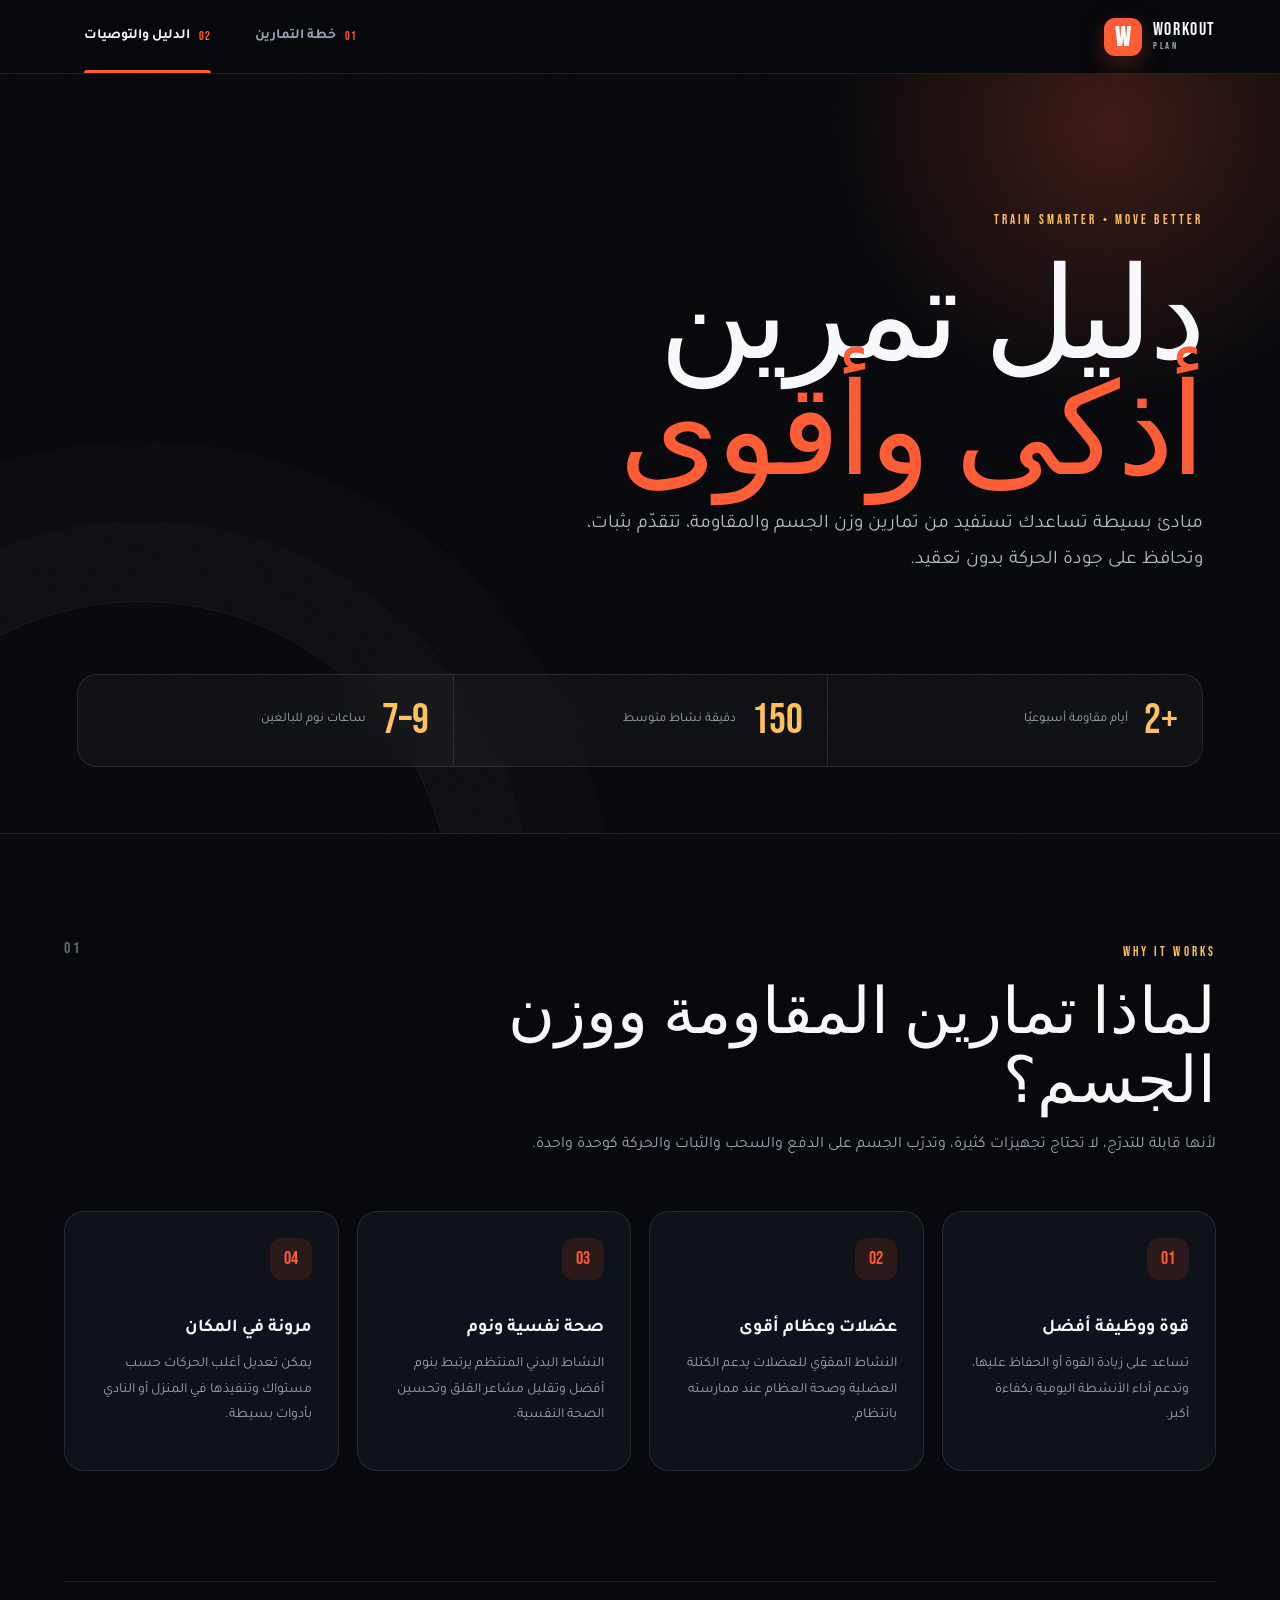
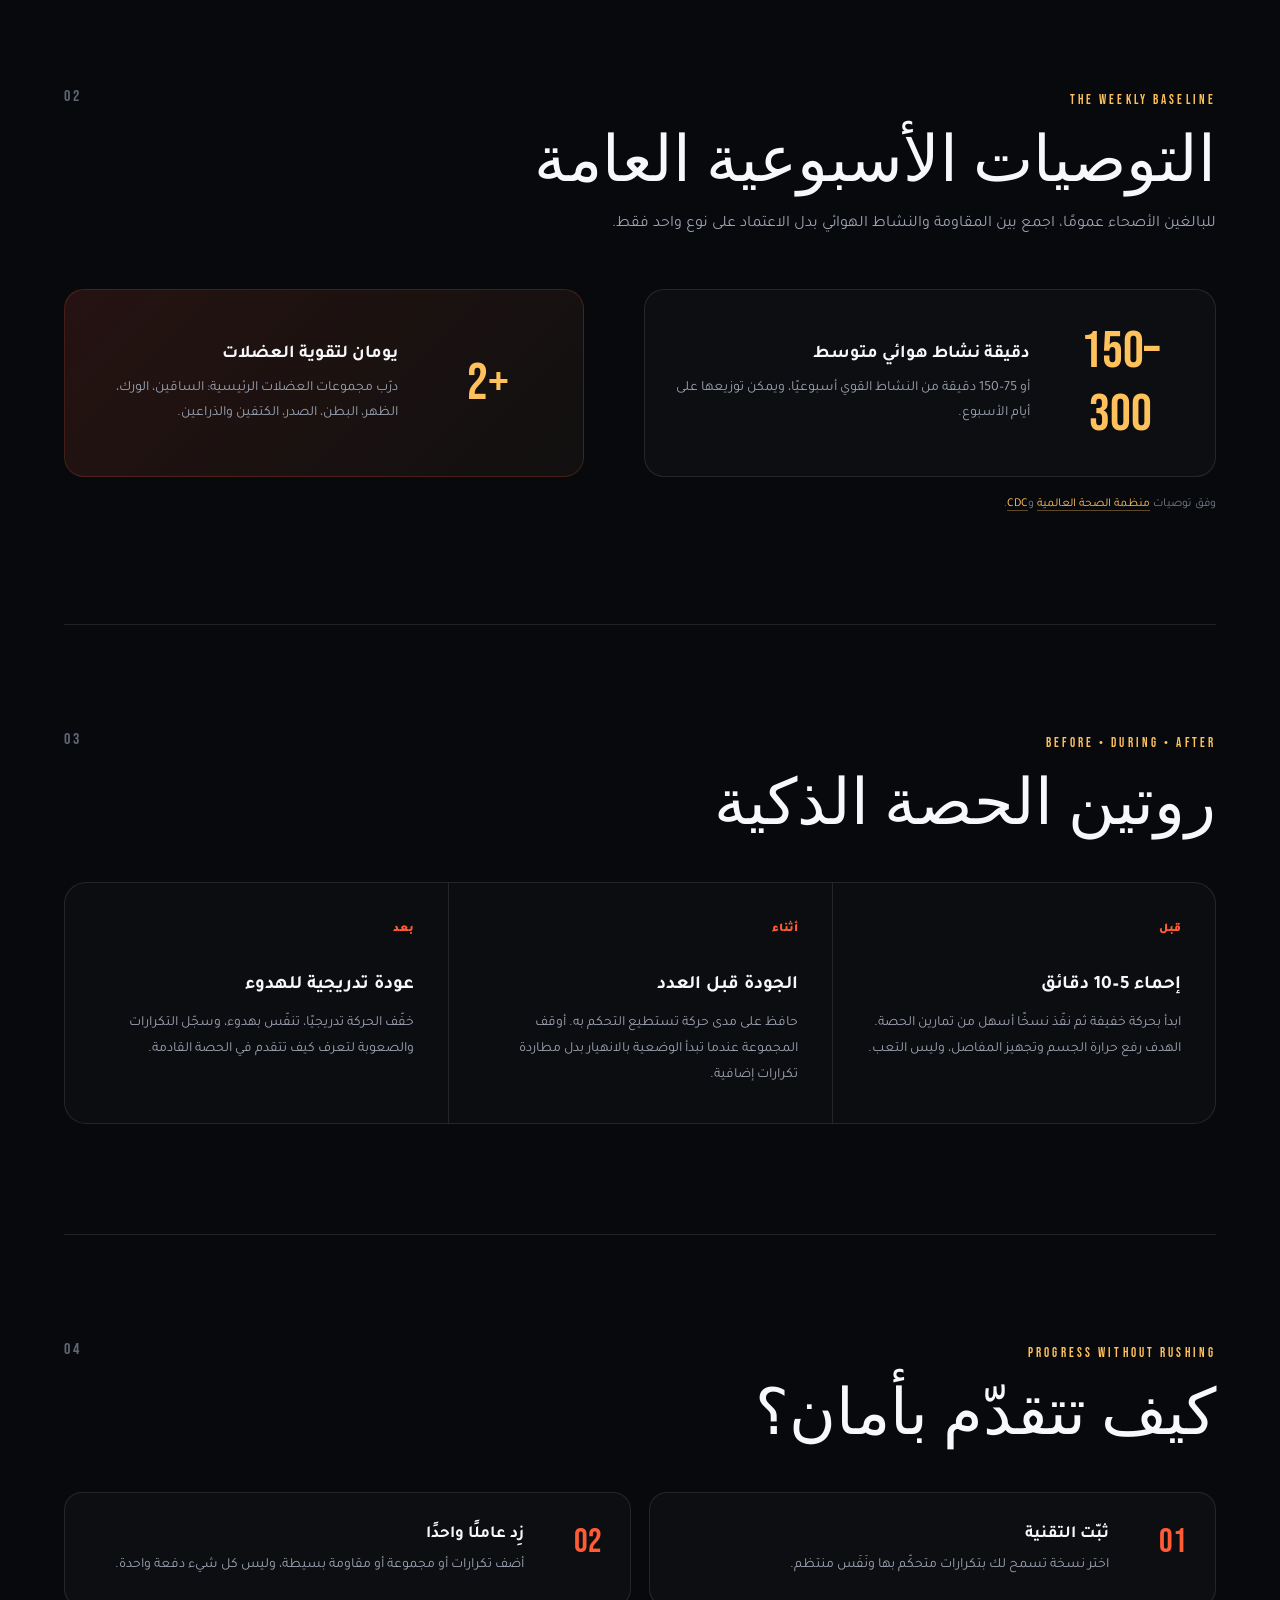
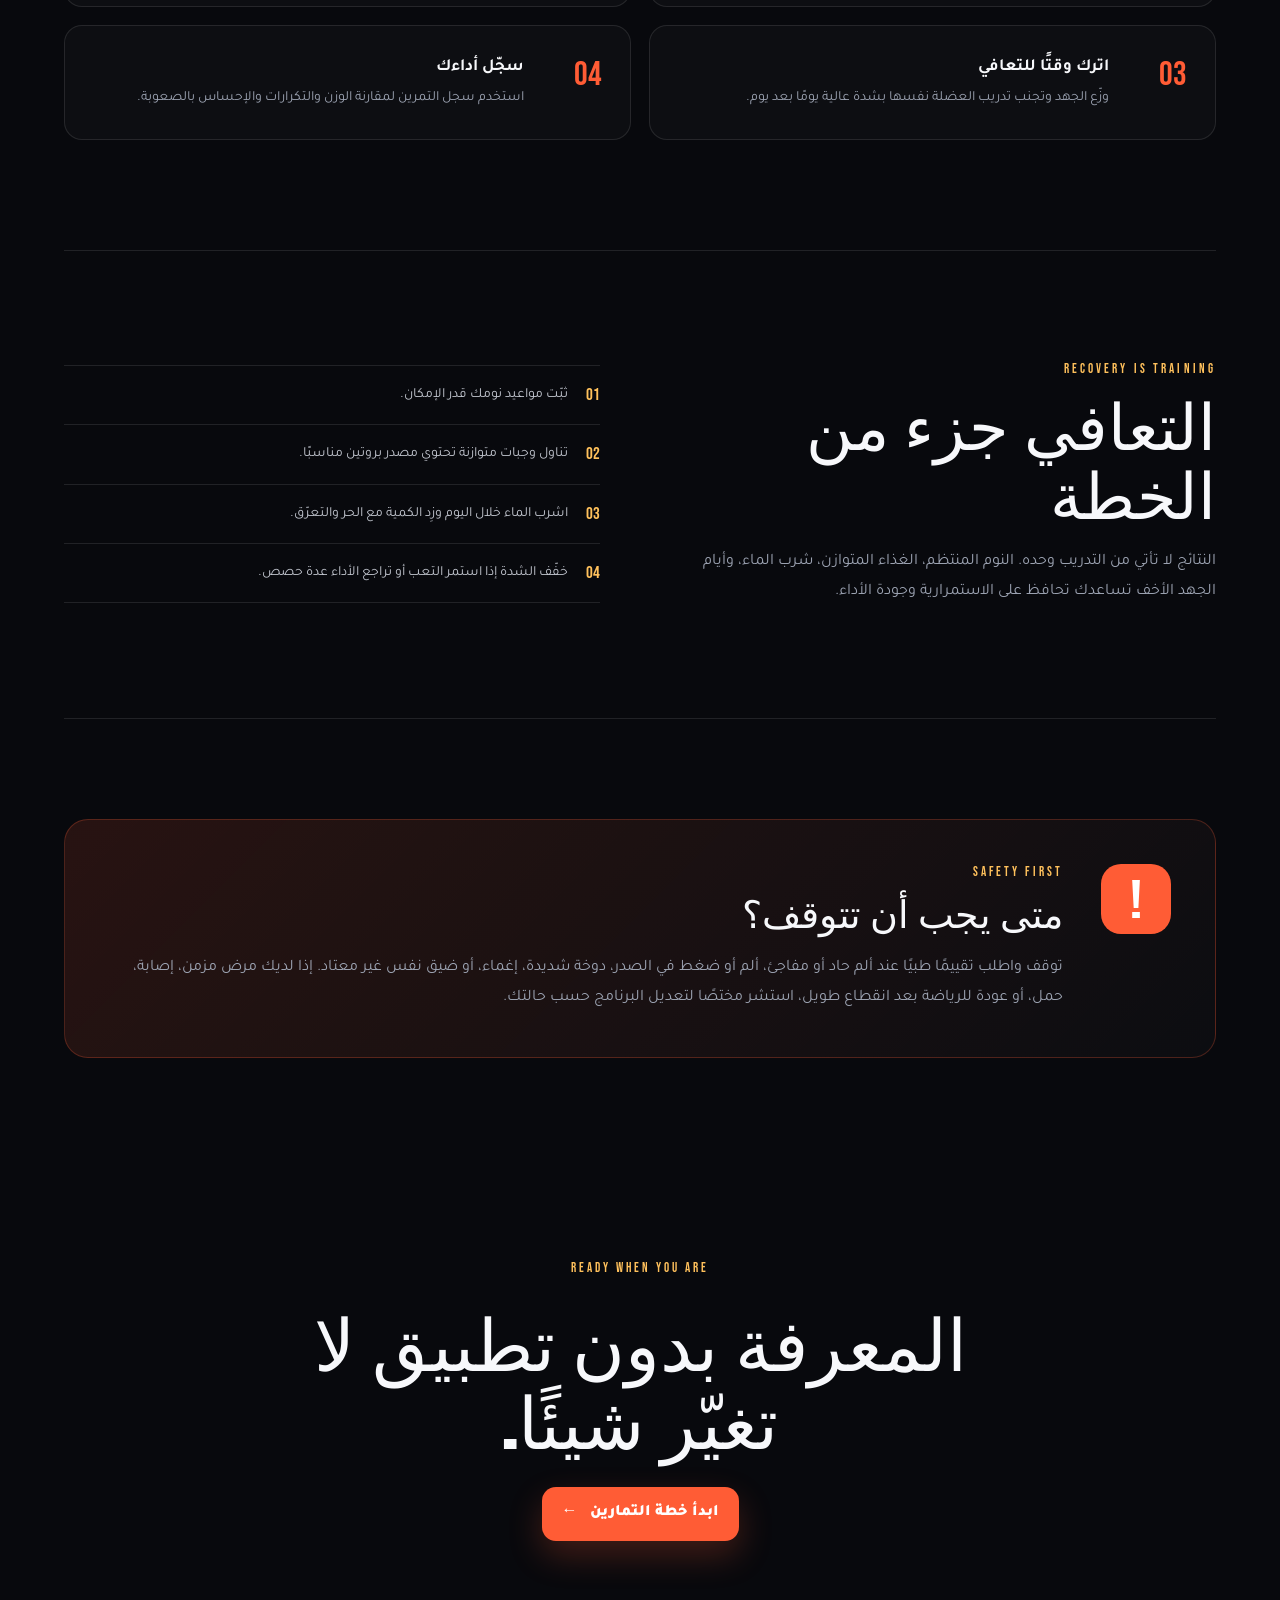
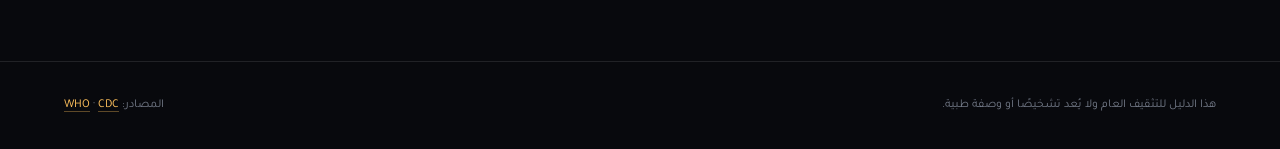
<file: guide.html>
<!DOCTYPE html>
<html lang="ar" dir="rtl">
<head>
  <meta charset="UTF-8" />
  <meta name="viewport" content="width=device-width, initial-scale=1.0" />
  <meta name="description" content="دليل عملي لتمارين وزن الجسم والمقاومة: الفوائد، التدرج، التعافي، والسلامة." />
  <title>دليل التمرين — Workout Plan</title>
  <link rel="preconnect" href="https://fonts.googleapis.com">
  <link rel="preconnect" href="https://fonts.gstatic.com" crossorigin>
  <link href="https://fonts.googleapis.com/css2?family=Tajawal:wght@400;500;700;900&amp;family=Reem+Kufi:wght@400;500;600;700&amp;family=Bebas+Neue&amp;family=Anton&amp;display=swap" rel="stylesheet">
  <link rel="stylesheet" href="style.css">
</head>
<body class="guide-page">
  <header class="site-header">
    <nav class="site-nav" aria-label="صفحات الموقع">
      <a class="site-brand" href="index.html" aria-label="Workout Plan — الصفحة الرئيسية">
        <span class="site-brand-mark" aria-hidden="true">W</span>
        <span class="site-brand-copy"><strong>WORKOUT</strong><small>PLAN</small></span>
      </a>
      <div class="page-tabs" role="list">
        <a class="page-tab" href="index.html" role="listitem">
          <span class="page-tab-index">01</span>
          <span>خطة التمارين</span>
        </a>
        <a class="page-tab is-active" href="guide.html" aria-current="page" role="listitem">
          <span class="page-tab-index">02</span>
          <span>الدليل والتوصيات</span>
        </a>
      </div>
    </nav>
  </header>

  <header class="guide-hero">
    <div class="guide-hero-content">
      <span class="guide-kicker">TRAIN SMARTER • MOVE BETTER</span>
      <h1>دليل تمرين<br><span>أذكى وأقوى</span></h1>
      <p>مبادئ بسيطة تساعدك تستفيد من تمارين وزن الجسم والمقاومة، تتقدّم بثبات، وتحافظ على جودة الحركة بدون تعقيد.</p>
    </div>

    <div class="guide-summary" aria-label="ملخص التوصيات">
      <div><strong>2+</strong><span>أيام مقاومة أسبوعيًا</span></div>
      <div><strong>150</strong><span>دقيقة نشاط متوسط</span></div>
      <div><strong>7–9</strong><span>ساعات نوم للبالغين</span></div>
    </div>
  </header>

  <main class="guide-main">
    <section class="guide-section intro-section">
      <div class="section-index">01</div>
      <div class="section-copy">
        <span class="section-kicker">WHY IT WORKS</span>
        <h2>لماذا تمارين المقاومة ووزن الجسم؟</h2>
        <p class="section-lead">لأنها قابلة للتدرّج، لا تحتاج تجهيزات كثيرة، وتدرّب الجسم على الدفع والسحب والثبات والحركة كوحدة واحدة.</p>
      </div>
      <div class="benefit-grid">
        <article class="info-card"><span class="info-icon">01</span><h3>قوة ووظيفة أفضل</h3><p>تساعد على زيادة القوة أو الحفاظ عليها، وتدعم أداء الأنشطة اليومية بكفاءة أكبر.</p></article>
        <article class="info-card"><span class="info-icon">02</span><h3>عضلات وعظام أقوى</h3><p>النشاط المقوّي للعضلات يدعم الكتلة العضلية وصحة العظام عند ممارسته بانتظام.</p></article>
        <article class="info-card"><span class="info-icon">03</span><h3>صحة نفسية ونوم</h3><p>النشاط البدني المنتظم يرتبط بنوم أفضل وتقليل مشاعر القلق وتحسين الصحة النفسية.</p></article>
        <article class="info-card"><span class="info-icon">04</span><h3>مرونة في المكان</h3><p>يمكن تعديل أغلب الحركات حسب مستواك وتنفيذها في المنزل أو النادي بأدوات بسيطة.</p></article>
      </div>
    </section>

    <section class="guide-section split-section">
      <div class="section-index">02</div>
      <div class="section-copy">
        <span class="section-kicker">THE WEEKLY BASELINE</span>
        <h2>التوصيات الأسبوعية العامة</h2>
        <p class="section-lead">للبالغين الأصحاء عمومًا، اجمع بين المقاومة والنشاط الهوائي بدل الاعتماد على نوع واحد فقط.</p>
      </div>
      <div class="recommendation-panel">
        <div class="recommendation-number">150–300</div>
        <div><h3>دقيقة نشاط هوائي متوسط</h3><p>أو 75–150 دقيقة من النشاط القوي أسبوعيًا، ويمكن توزيعها على أيام الأسبوع.</p></div>
      </div>
      <div class="recommendation-panel accent-panel">
        <div class="recommendation-number">2+</div>
        <div><h3>يومان لتقوية العضلات</h3><p>درّب مجموعات العضلات الرئيسية: الساقين، الورك، الظهر، البطن، الصدر، الكتفين والذراعين.</p></div>
      </div>
      <p class="source-note">وفق توصيات <a href="https://www.who.int/news-room/fact-sheets/detail/physical-activity" target="_blank" rel="noopener">منظمة الصحة العالمية</a> و<a href="https://www.cdc.gov/physical-activity-basics/guidelines/adults.html" target="_blank" rel="noopener">CDC</a>.</p>
    </section>

    <section class="guide-section">
      <div class="section-index">03</div>
      <div class="section-copy">
        <span class="section-kicker">BEFORE • DURING • AFTER</span>
        <h2>روتين الحصة الذكية</h2>
      </div>
      <div class="timeline">
        <article><span>قبل</span><h3>إحماء 5–10 دقائق</h3><p>ابدأ بحركة خفيفة ثم نفّذ نسخًا أسهل من تمارين الحصة. الهدف رفع حرارة الجسم وتجهيز المفاصل، وليس التعب.</p></article>
        <article><span>أثناء</span><h3>الجودة قبل العدد</h3><p>حافظ على مدى حركة تستطيع التحكم به. أوقف المجموعة عندما تبدأ الوضعية بالانهيار بدل مطاردة تكرارات إضافية.</p></article>
        <article><span>بعد</span><h3>عودة تدريجية للهدوء</h3><p>خفّف الحركة تدريجيًا، تنفّس بهدوء، وسجّل التكرارات والصعوبة لتعرف كيف تتقدم في الحصة القادمة.</p></article>
      </div>
    </section>

    <section class="guide-section">
      <div class="section-index">04</div>
      <div class="section-copy">
        <span class="section-kicker">PROGRESS WITHOUT RUSHING</span>
        <h2>كيف تتقدّم بأمان؟</h2>
      </div>
      <div class="progression-grid">
        <article><strong>01</strong><h3>ثبّت التقنية</h3><p>اختر نسخة تسمح لك بتكرارات متحكّم بها ونَفَس منتظم.</p></article>
        <article><strong>02</strong><h3>زِد عاملًا واحدًا</h3><p>أضف تكرارات أو مجموعة أو مقاومة بسيطة، وليس كل شيء دفعة واحدة.</p></article>
        <article><strong>03</strong><h3>اترك وقتًا للتعافي</h3><p>وزّع الجهد وتجنب تدريب العضلة نفسها بشدة عالية يومًا بعد يوم.</p></article>
        <article><strong>04</strong><h3>سجّل أداءك</h3><p>استخدم سجل التمرين لمقارنة الوزن والتكرارات والإحساس بالصعوبة.</p></article>
      </div>
    </section>

    <section class="guide-section recovery-section">
      <div class="recovery-copy">
        <span class="section-kicker">RECOVERY IS TRAINING</span>
        <h2>التعافي جزء من الخطة</h2>
        <p>النتائج لا تأتي من التدريب وحده. النوم المنتظم، الغذاء المتوازن، شرب الماء، وأيام الجهد الأخف تساعدك تحافظ على الاستمرارية وجودة الأداء.</p>
      </div>
      <ul class="recovery-list">
        <li><span>01</span> ثبّت مواعيد نومك قدر الإمكان.</li>
        <li><span>02</span> تناول وجبات متوازنة تحتوي مصدر بروتين مناسبًا.</li>
        <li><span>03</span> اشرب الماء خلال اليوم وزِد الكمية مع الحر والتعرّق.</li>
        <li><span>04</span> خفّف الشدة إذا استمر التعب أو تراجع الأداء عدة حصص.</li>
      </ul>
    </section>

    <section class="safety-callout">
      <div class="safety-mark">!</div>
      <div>
        <span class="section-kicker">SAFETY FIRST</span>
        <h2>متى يجب أن تتوقف؟</h2>
        <p>توقف واطلب تقييمًا طبيًا عند ألم حاد أو مفاجئ، ألم أو ضغط في الصدر، دوخة شديدة، إغماء، أو ضيق نفس غير معتاد. إذا لديك مرض مزمن، إصابة، حمل، أو عودة للرياضة بعد انقطاع طويل، استشر مختصًا لتعديل البرنامج حسب حالتك.</p>
      </div>
    </section>

    <section class="guide-cta">
      <span>READY WHEN YOU ARE</span>
      <h2>المعرفة بدون تطبيق لا تغيّر شيئًا.</h2>
      <a href="index.html">ابدأ خطة التمارين <span aria-hidden="true">←</span></a>
    </section>
  </main>

  <footer class="guide-footer">
    <p>هذا الدليل للتثقيف العام ولا يُعد تشخيصًا أو وصفة طبية.</p>
    <p>المصادر: <a href="https://www.who.int/news-room/fact-sheets/detail/physical-activity" target="_blank" rel="noopener">WHO</a> · <a href="https://www.cdc.gov/physical-activity-basics/health-benefits/adults.html" target="_blank" rel="noopener">CDC</a></p>
  </footer>
</body>
</html>
</file>
<file: style.css>
:root{
  --bg:#07080c;
  --bg-2:#0e1118;
  --ink:#f7f8fb;
  --ink-dim:#9ca3b2;
  --accent:#ff5c35;
  --accent-2:#ffc15c;
  --line:rgba(255,255,255,.1);
  --card:rgba(18,21,29,.78);
  --card-strong:#12151d;
  --shadow:0 24px 70px rgba(0,0,0,.32);
  --radius:22px;
}
*{box-sizing:border-box;margin:0;padding:0}
html{scroll-behavior:smooth;scroll-padding-top:82px}
html,body{background:var(--bg);color:var(--ink);font-family:'Tajawal',sans-serif;overflow-x:hidden}
body{
  background-image:
    radial-gradient(circle at 82% 4%, rgba(255,92,53,.18), transparent 28%),
    radial-gradient(circle at 8% 36%, rgba(81,104,255,.1), transparent 24%),
    linear-gradient(180deg,#08090d 0%,#0b0d13 48%,#07080c 100%);
  min-height:100vh;
  line-height:1.6;
}
body::before{
  content:"";position:fixed;inset:0;
  background-image:url("data:image/svg+xml,%3Csvg viewBox='0 0 200 200' xmlns='http://www.w3.org/2000/svg'%3E%3Cfilter id='n'%3E%3CfeTurbulence type='fractalNoise' baseFrequency='0.9'/%3E%3C/filter%3E%3Crect width='100%25' height='100%25' filter='url(%23n)' opacity='0.5'/%3E%3C/svg%3E");
  opacity:.025;pointer-events:none;z-index:1;mix-blend-mode:overlay;
}

/* Primary page navigation — add future pages as another .page-tab */
.site-header{
  position:sticky;top:0;z-index:60;height:74px;padding:0 5vw;
  background:rgba(7,8,12,.88);border-bottom:1px solid var(--line);
  backdrop-filter:blur(24px) saturate(160%);-webkit-backdrop-filter:blur(24px) saturate(160%);
}
.site-nav{height:100%;max-width:1500px;margin:auto;display:flex;align-items:center;justify-content:space-between;gap:28px}
.site-brand{display:flex;align-items:center;gap:11px;color:var(--ink);text-decoration:none;flex-shrink:0;direction:ltr}
.site-brand-mark{display:grid;place-items:center;width:38px;height:38px;border-radius:11px;background:var(--accent);color:#fff;font:400 23px/1 'Anton',sans-serif;box-shadow:0 8px 22px rgba(255,92,53,.25)}
.site-brand-copy{display:flex;flex-direction:column;font-family:'Bebas Neue',sans-serif;line-height:.84;letter-spacing:.1em}
.site-brand-copy strong{font-size:18px;font-weight:400}
.site-brand-copy small{margin-top:5px;color:var(--ink-dim);font-size:10px;letter-spacing:.28em}
.page-tabs{height:100%;display:flex;align-items:stretch;gap:4px;overflow-x:auto;scrollbar-width:none}
.page-tabs::-webkit-scrollbar{display:none}
.page-tab{position:relative;display:flex;align-items:center;gap:9px;padding:0 20px;color:var(--ink-dim);text-decoration:none;font-size:14px;font-weight:700;white-space:nowrap;transition:color .2s ease,background .2s ease}
.page-tab::after{content:"";position:absolute;right:20px;bottom:0;left:20px;height:3px;border-radius:3px 3px 0 0;background:var(--accent);transform:scaleX(0);transition:transform .2s ease}
.page-tab:hover{color:var(--ink);background:rgba(255,255,255,.035)}
.page-tab.is-active{color:var(--ink)}
.page-tab.is-active::after{transform:scaleX(1)}
.page-tab-index{font:400 12px 'Bebas Neue',sans-serif;color:var(--accent);letter-spacing:.08em;direction:ltr}
.page-tab:focus-visible,.site-brand:focus-visible{outline:3px solid rgba(255,193,92,.45);outline-offset:-3px}
.sync-status{display:inline-flex;align-items:center;gap:7px;margin-inline-start:auto;color:var(--ink-dim);font-size:11px;font-weight:700;white-space:nowrap}
.sync-status-dot{width:7px;height:7px;border-radius:50%;background:#ffb547;box-shadow:0 0 0 4px rgba(255,181,71,.1)}
.sync-status[data-state="online"]{color:#8edfab}
.sync-status[data-state="online"] .sync-status-dot{background:#5ddb87;box-shadow:0 0 0 4px rgba(93,219,135,.11)}
.sync-status[data-state="offline"] .sync-status-dot{background:#ff6b4a;box-shadow:0 0 0 4px rgba(255,107,74,.11)}

.hero{position:relative;padding:clamp(72px,9vw,132px) 6vw 78px;border-bottom:1px solid var(--line);overflow:hidden;isolation:isolate}
.hero::after{content:"";position:absolute;width:420px;height:420px;left:-120px;top:-180px;border:1px solid rgba(255,255,255,.07);border-radius:50%;box-shadow:0 0 0 70px rgba(255,255,255,.018),0 0 0 140px rgba(255,255,255,.012);z-index:-1}
.hero-grid{display:grid;grid-template-columns:minmax(0,1fr) auto;gap:64px;align-items:end;max-width:1500px;margin:auto}
.badge{
  display:inline-flex;align-items:center;gap:10px;
  padding:9px 16px;border:1px solid rgba(255,255,255,.12);border-radius:100px;
  font-size:12px;color:#c8ccd5;margin-bottom:34px;background:rgba(255,255,255,.045);backdrop-filter:blur(12px);
}
.badge-dot{width:8px;height:8px;background:var(--accent);border-radius:50%;animation:pulse 2s ease-in-out infinite}
@keyframes pulse{0%,100%{opacity:1;transform:scale(1)}50%{opacity:.5;transform:scale(1.4)}}

h1.title{
  font-family:'Anton',sans-serif;font-size:clamp(62px,10.5vw,158px);
  font-weight:400;line-height:.86;letter-spacing:-.025em;text-transform:uppercase;
  text-wrap:balance;text-shadow:0 12px 45px rgba(0,0,0,.32);
}
h1 .accent{color:var(--accent);font-style:italic;display:inline-block;filter:drop-shadow(0 10px 28px rgba(255,92,53,.28))}
.subtitle{margin-top:30px;font-size:clamp(15px,1.5vw,18px);color:#b0b5c0;max-width:610px;line-height:1.9}
.stats{display:flex;gap:0;flex-wrap:wrap;border:1px solid var(--line);padding:0;margin-top:36px;width:max-content;max-width:100%;border-radius:18px;background:rgba(255,255,255,.025);backdrop-filter:blur(14px);overflow:hidden}
.stats>div{padding:17px 28px;min-width:130px;border-left:1px solid var(--line)}
.stats>div:first-child{border-left:0}
.stat-num{font-family:'Bebas Neue',sans-serif;font-size:48px;color:var(--accent-2);line-height:1}
.stat-label{font-size:12px;color:var(--ink-dim);text-transform:uppercase;letter-spacing:.15em;margin-top:6px}
.hero-side{font-family:'Bebas Neue',sans-serif;writing-mode:vertical-rl;font-size:14px;letter-spacing:.3em;color:var(--ink-dim);align-self:start}

.nav-days{
  position:sticky;top:74px;z-index:50;
  background:rgba(7,8,12,.72);backdrop-filter:blur(24px) saturate(150%);-webkit-backdrop-filter:blur(24px) saturate(150%);
  border-bottom:1px solid var(--line);padding:12px 5vw;
}
.nav-inner{display:flex;gap:8px;overflow-x:auto;scrollbar-width:none;max-width:1500px;margin:auto;padding:3px}
.nav-inner::-webkit-scrollbar{display:none}
.day-pill{
  flex-shrink:0;padding:10px 18px;border:1px solid transparent;border-radius:12px;
  color:var(--ink);text-decoration:none;font-size:13px;font-weight:500;
  transition:all .25s ease;display:flex;align-items:center;gap:8px;white-space:nowrap;
  font-family:'Bebas Neue',sans-serif;letter-spacing:.1em;
}
.day-pill:hover{background:rgba(255,255,255,.07);color:var(--ink);border-color:var(--line)}
.day-pill.is-active{background:var(--ink);color:var(--bg);border-color:var(--ink);box-shadow:0 8px 28px rgba(0,0,0,.24)}
.day-pill .pill-dot{width:10px;height:10px;border-radius:2px}

.day-section{padding:96px max(5vw,calc((100vw - 1500px)/2));border-bottom:1px solid var(--line);position:relative;scroll-margin-top:150px}
.day-section::before{content:"";position:absolute;inset:0;pointer-events:none;background:linear-gradient(135deg,rgba(255,255,255,.018),transparent 34%)}
.day-header{display:grid;grid-template-columns:auto 1fr auto;gap:34px;align-items:center;margin-bottom:54px}
.day-num{font-family:'Anton',sans-serif;font-size:clamp(80px,12vw,180px);line-height:.85;letter-spacing:-.02em}
.day-info h2{font-family:'Anton',sans-serif;font-size:clamp(28px,4.5vw,52px);font-weight:400;line-height:1;text-transform:uppercase;letter-spacing:-.005em}
.day-info .day-arabic{font-family:'Reem Kufi',sans-serif;font-size:clamp(15px,1.8vw,20px);color:var(--ink-dim);margin-top:8px;font-weight:500}
.day-tag{
  padding:8px 15px;border-radius:10px;font-size:12px;font-weight:700;
  background:var(--accent);color:var(--bg);text-transform:uppercase;letter-spacing:.1em;
  align-self:start;font-family:'Bebas Neue',sans-serif;
}

.day-1 .day-num{color:#ff4d2d}.day-1 .day-tag{background:#ff4d2d;color:var(--bg)}
.day-2 .day-num{color:#5ddb87}.day-2 .day-tag{background:#5ddb87;color:var(--bg)}
.day-3 .day-num{color:#4dabff}.day-3 .day-tag{background:#4dabff;color:var(--bg)}
.day-4 .day-num{color:#c084fc}.day-4 .day-tag{background:#c084fc;color:var(--bg)}
.day-5 .day-num{color:#ffb547}.day-5 .day-tag{background:#ffb547;color:var(--bg)}

.exercises{display:grid;grid-template-columns:repeat(auto-fill,minmax(320px,1fr));gap:24px}
.ex-card{
  background:var(--card);border:1px solid var(--line);border-radius:var(--radius);backdrop-filter:blur(18px);
  overflow:hidden;transition:transform .3s ease,border-color .3s ease,box-shadow .3s ease,opacity .35s ease;display:flex;flex-direction:column;
  box-shadow:0 14px 45px rgba(0,0,0,.16);
}
.ex-card:hover{transform:translateY(-7px);border-color:rgba(255,255,255,.2);box-shadow:var(--shadow)}
.reveal-ready .ex-card{opacity:0;transform:translateY(14px)}
.reveal-ready .ex-card.is-visible{opacity:1;transform:translateY(0)}
.reveal-ready .ex-card.is-visible:hover{transform:translateY(-7px)}

.ex-thumb{
  aspect-ratio:16/10;position:relative;
  background:linear-gradient(145deg,#1b202c,#0e1118);
  overflow:hidden;display:block;text-decoration:none;
}
.ex-thumb svg.figure{
  width:100%;height:100%;display:block;
}
.ex-thumb::before{
  content:"";position:absolute;inset:0;
  background:radial-gradient(circle at 30% 40%, rgba(255,77,45,.08), transparent 60%);
  pointer-events:none;
}
.ex-play{
  position:absolute;inset:0;
  background:linear-gradient(to top,rgba(0,0,0,.55),transparent 50%);
  display:flex;align-items:center;justify-content:center;opacity:0;transition:opacity .25s ease;
}
.ex-thumb:hover .ex-play{opacity:1}
.ex-play-circle{
  width:64px;height:64px;border-radius:50%;background:var(--accent);
  display:flex;align-items:center;justify-content:center;
  box-shadow:0 8px 30px rgba(255,77,45,.5);
}
.ex-play-circle svg{width:24px;height:24px;fill:white;margin-right:-3px}
.video-badge{
  position:absolute;top:12px;left:12px;
  background:rgba(0,0,0,.75);backdrop-filter:blur(8px);
  color:white;font-size:10px;letter-spacing:.15em;
  padding:5px 10px;border-radius:6px;font-family:'Bebas Neue',sans-serif;
  display:flex;align-items:center;gap:5px;z-index:2;
}
.video-badge::before{content:"▶";font-size:8px;color:var(--accent)}
.muscle-tag{
  position:absolute;bottom:12px;right:12px;z-index:2;
  background:rgba(255,255,255,.08);backdrop-filter:blur(10px);
  border:1px solid rgba(255,255,255,.1);
  color:white;font-size:10px;letter-spacing:.1em;
  padding:5px 10px;border-radius:6px;font-family:'Bebas Neue',sans-serif;
}

.ex-meta{padding:22px 22px 24px;flex:1;display:flex;flex-direction:column}
.ex-name-en{
  font-family:'Anton',sans-serif;font-size:24px;font-weight:400;
  line-height:1.1;text-transform:uppercase;letter-spacing:.005em;
  direction:ltr;text-align:right;
}
.ex-name-ar{font-family:'Reem Kufi',sans-serif;font-size:13px;color:var(--ink-dim);margin-top:4px;font-weight:500}
.ex-reps{
  margin-top:14px;padding:10px 14px;
  background:rgba(255,193,92,.08);border:1px solid rgba(255,193,92,.12);border-radius:10px;
  font-family:'Bebas Neue',sans-serif;font-size:22px;letter-spacing:.05em;
  color:var(--accent-2);display:inline-flex;align-items:center;gap:8px;align-self:flex-start;
}
.ex-reps::before{content:"";width:6px;height:6px;background:var(--accent-2);border-radius:50%}
.ex-benefit{
  margin-top:14px;font-size:12.5px;color:var(--ink-dim);line-height:1.6;
  border-top:1px dashed var(--line);padding-top:12px;
}
.ex-benefit strong{color:var(--ink);font-weight:700}

.complete-btn{
  width:100%;min-height:44px;margin-top:8px;padding:11px 14px;
  border:1px solid rgba(245,241,232,.14);border-radius:12px;
  background:rgba(255,255,255,.04);color:var(--ink);
  font-family:'Tajawal',sans-serif;font-size:14px;font-weight:700;
  display:flex;align-items:center;justify-content:center;gap:9px;
  cursor:pointer;transition:background .2s ease,border-color .2s ease,color .2s ease;
}
.complete-btn:hover{background:rgba(255,255,255,.09);border-color:rgba(245,241,232,.28)}
.complete-btn:focus-visible{outline:3px solid rgba(255,181,71,.35);outline-offset:2px}
.complete-btn svg{width:18px;height:18px;fill:none;stroke:currentColor;stroke-width:2.5;stroke-linecap:round;stroke-linejoin:round}
.rest-btn{
  width:100%;min-height:44px;margin-top:auto;padding:11px 14px;border:1px solid rgba(255,181,71,.28);
  border-radius:12px;background:rgba(255,181,71,.08);color:var(--accent-2);
  font:700 14px 'Tajawal',sans-serif;display:flex;align-items:center;justify-content:center;gap:9px;cursor:pointer;
}
.rest-btn:hover{background:rgba(255,181,71,.15);border-color:rgba(255,181,71,.5)}
.rest-btn:focus-visible{outline:3px solid rgba(255,181,71,.35);outline-offset:2px}
.rest-btn svg{width:18px;height:18px;fill:none;stroke:currentColor;stroke-width:2;stroke-linecap:round;stroke-linejoin:round}
.rest-note{
  margin:10px 0 12px;padding:10px 12px;border-right:3px solid var(--accent-2);border-radius:4px;
  background:rgba(255,181,71,.055);color:var(--ink-dim);font-size:12px;line-height:1.65;
}
.rest-note strong{color:var(--accent-2)}
.details-btn{
  width:100%;min-height:42px;margin:0 0 8px;padding:10px 14px;border:1px solid rgba(245,241,232,.13);
  border-radius:12px;background:transparent;color:var(--ink);font:700 13px 'Tajawal',sans-serif;
  display:flex;align-items:center;justify-content:center;gap:8px;cursor:pointer;
}
.details-btn:hover{background:rgba(255,255,255,.06)}
.details-btn svg{width:17px;height:17px;fill:none;stroke:currentColor;stroke-width:2;stroke-linecap:round;stroke-linejoin:round}
.ex-card.is-complete{border-color:rgba(93,219,135,.5);background:rgba(93,219,135,.055)}
.ex-card.is-complete .ex-thumb{filter:saturate(.72)}
.ex-card.is-complete .complete-btn{background:#5ddb87;border-color:#5ddb87;color:#0d0d0f}
.day-progress{margin-top:14px;max-width:240px}
.day-progress-copy{display:flex;align-items:center;justify-content:space-between;gap:12px;color:var(--ink-dim);font-size:12px;font-weight:700}
.day-progress-copy strong{color:var(--ink);font-family:'Bebas Neue',sans-serif;font-size:16px;letter-spacing:.06em}
.day-progress-track{height:5px;margin-top:7px;background:rgba(255,255,255,.08);border-radius:3px;overflow:hidden}
.day-progress-fill{display:block;width:0;height:100%;background:linear-gradient(90deg,#39d98a,#78f0b5);border-radius:inherit;transition:width .3s ease;box-shadow:0 0 14px rgba(93,219,135,.45)}

.rest-timer{
  position:fixed;left:50%;bottom:20px;z-index:100;
  width:min(430px,calc(100vw - 24px));padding:18px;
  background:rgba(18,21,29,.94);border:1px solid rgba(245,241,232,.16);border-radius:20px;
  box-shadow:0 20px 55px rgba(0,0,0,.55);backdrop-filter:blur(18px);
  transform:translate(-50%,calc(100% + 40px));opacity:0;visibility:hidden;
  transition:transform .3s ease,opacity .3s ease,visibility .3s ease;
}
.rest-timer.is-open{transform:translate(-50%,0);opacity:1;visibility:visible}
.rest-timer-head{display:flex;align-items:center;justify-content:space-between;gap:16px}
.rest-timer-label{color:var(--ink-dim);font-size:12px;font-weight:700}
.rest-timer-time{font-family:'Bebas Neue',sans-serif;font-size:48px;line-height:1;color:var(--accent-2);direction:ltr}
.rest-timer-close{
  width:38px;height:38px;border:0;border-radius:50%;background:rgba(255,255,255,.06);color:var(--ink);
  font-size:24px;line-height:1;cursor:pointer;
}
.rest-timer-track{height:5px;margin:14px 0;background:rgba(255,255,255,.08);border-radius:3px;overflow:hidden}
.rest-timer-fill{display:block;width:100%;height:100%;background:var(--accent-2);transition:width 1s linear}
.rest-timer-presets{display:grid;grid-template-columns:repeat(3,1fr);gap:8px}
.timer-preset,.timer-toggle{
  min-height:40px;border:1px solid rgba(245,241,232,.13);border-radius:8px;
  background:rgba(255,255,255,.04);color:var(--ink);font:700 13px 'Tajawal',sans-serif;cursor:pointer;
}
.timer-preset.is-active{background:var(--accent-2);border-color:var(--accent-2);color:#0d0d0f}
.timer-toggle{width:100%;margin-top:8px}
.timer-toggle:hover,.rest-timer-close:hover{background:rgba(255,255,255,.11)}
.rest-timer.is-finished .rest-timer-time{color:#5ddb87}
.rest-timer.is-finished .rest-timer-fill{background:#5ddb87}

.exercise-dialog{
  position:fixed;inset:0;z-index:120;display:grid;place-items:center;padding:18px;
  background:rgba(0,0,0,.72);opacity:0;visibility:hidden;transition:opacity .2s ease,visibility .2s ease;
}
.exercise-dialog.is-open{opacity:1;visibility:visible}
.exercise-dialog-panel{
  width:min(620px,100%);max-height:min(760px,calc(100vh - 36px));overflow-y:auto;
  background:rgba(18,21,29,.96);border:1px solid rgba(245,241,232,.16);border-radius:24px;padding:26px;
  box-shadow:0 25px 70px rgba(0,0,0,.6);transform:translateY(16px);transition:transform .2s ease;
}
.exercise-dialog.is-open .exercise-dialog-panel{transform:translateY(0)}
.dialog-head{display:flex;align-items:flex-start;justify-content:space-between;gap:18px;margin-bottom:20px}
.dialog-eyebrow{color:var(--accent-2);font-size:11px;font-weight:700}
.dialog-title{font-family:'Anton',sans-serif;font-size:28px;font-weight:400;line-height:1.15;text-transform:uppercase;direction:ltr;text-align:right}
.dialog-close{width:38px;height:38px;flex:0 0 auto;border:0;border-radius:50%;background:rgba(255,255,255,.06);color:var(--ink);font-size:24px;cursor:pointer}
.dialog-section{padding:16px 0;border-top:1px solid var(--line)}
.dialog-section h4{font-size:14px;margin-bottom:9px;color:var(--ink)}
.dialog-instructions{color:var(--ink-dim);font-size:14px;line-height:1.8}
.dialog-form-grid{display:grid;grid-template-columns:150px 1fr;gap:14px;align-items:start}
.field-label{display:block;margin-bottom:7px;color:var(--ink-dim);font-size:12px;font-weight:700}
.dialog-input,.dialog-notes{
  width:100%;border:1px solid rgba(245,241,232,.14);border-radius:8px;background:rgba(255,255,255,.04);
  color:var(--ink);font:500 14px 'Tajawal',sans-serif;outline:none;
}
.dialog-input{height:44px;padding:0 12px;direction:ltr;text-align:right}
.dialog-notes{min-height:110px;padding:11px 12px;resize:vertical}
.dialog-input:focus,.dialog-notes:focus{border-color:var(--accent-2);box-shadow:0 0 0 3px rgba(255,181,71,.12)}
.save-state{min-height:20px;margin-top:10px;color:#5ddb87;font-size:12px;font-weight:700}

.sub-header{
  display:flex;align-items:center;gap:14px;margin:50px 0 24px;
  font-family:'Anton',sans-serif;font-size:26px;font-weight:400;
  text-transform:uppercase;letter-spacing:.01em;
}
.sub-header .icon{
  width:42px;height:42px;border-radius:12px;
  display:flex;align-items:center;justify-content:center;
  font-size:20px;background:rgba(255,77,45,.12);
}
.sub-line{flex:1;height:1px;background:var(--line)}
.sub-ar{font-family:'Reem Kufi',sans-serif;font-size:14px;color:var(--ink-dim);font-weight:500}

.cardio-box{
  background:linear-gradient(135deg,rgba(255,77,45,0.08),rgba(255,181,71,0.04));
  border:1px solid var(--line);border-radius:var(--radius);padding:26px 30px;
  display:flex;align-items:center;justify-content:space-between;gap:20px;flex-wrap:wrap;
  box-shadow:0 18px 48px rgba(0,0,0,.15);backdrop-filter:blur(16px);
}
.cardio-text{flex:1;min-width:240px}
.cardio-text h4{font-family:'Anton',sans-serif;font-size:22px;margin-bottom:4px;text-transform:uppercase;letter-spacing:.01em;font-weight:400}
.cardio-text .cardio-ar{color:var(--ink-dim);font-size:13px;font-family:'Reem Kufi',sans-serif;margin-bottom:8px}
.cardio-text p{color:var(--ink-dim);font-size:14px}
.cardio-time{font-family:'Bebas Neue',sans-serif;font-size:54px;color:var(--accent);line-height:1}

.circuit-box{
  background:linear-gradient(135deg,rgba(255,181,71,.15),rgba(255,77,45,.08));
  border:1px solid var(--line);border-radius:var(--radius);padding:22px 28px;margin-bottom:30px;
  display:flex;gap:20px;align-items:center;flex-wrap:wrap;
  box-shadow:0 18px 48px rgba(0,0,0,.14);backdrop-filter:blur(16px);
}

footer{padding:60px 5vw 40px;text-align:center;color:var(--ink-dim);font-size:13px}
footer .quote{font-family:'Anton',sans-serif;font-size:32px;color:var(--ink);margin-bottom:12px;font-weight:400;text-transform:uppercase;letter-spacing:.01em}
footer .quote-ar{font-family:'Reem Kufi',sans-serif;font-size:16px;color:var(--ink-dim);margin-bottom:20px}
footer .accent-text{color:var(--accent)}
footer .rest-source{max-width:760px;margin:18px auto 0;line-height:1.7}
footer .rest-source a{color:var(--accent-2);text-decoration:none;border-bottom:1px solid rgba(255,181,71,.35)}

/* SVG Figure Animation */
.figure .body{transform-origin:center;animation:breathe 3s ease-in-out infinite}
@keyframes breathe{0%,100%{transform:scale(1)}50%{transform:scale(1.02)}}
.figure .ground{stroke:rgba(255,255,255,0.1)}

/* Guide page */
.hero-actions{margin-top:22px}
.guide-link{
  display:inline-flex;align-items:center;gap:14px;padding:12px 12px 12px 18px;
  border:1px solid rgba(255,255,255,.13);border-radius:14px;background:rgba(255,255,255,.04);
  color:var(--ink);text-decoration:none;font-size:13px;font-weight:700;transition:.25s ease;
}
.guide-link:hover{transform:translateY(-2px);background:rgba(255,255,255,.09);border-color:rgba(255,255,255,.24)}
.guide-link-arrow{display:grid;place-items:center;width:32px;height:32px;border-radius:9px;background:var(--accent);color:#fff;font-size:17px}

.guide-page{background:#08090d}
.guide-hero{min-height:760px;padding:24px 6vw 66px;display:flex;flex-direction:column;position:relative;overflow:hidden;border-bottom:1px solid var(--line);isolation:isolate}
.guide-hero::before{content:"";position:absolute;width:600px;height:600px;top:-250px;right:-130px;border-radius:50%;background:radial-gradient(circle,rgba(255,92,53,.22),transparent 66%);z-index:-1}
.guide-hero::after{content:"";position:absolute;width:620px;height:620px;bottom:-390px;left:-170px;border-radius:50%;border:1px solid rgba(255,255,255,.07);box-shadow:0 0 0 80px rgba(255,255,255,.014),0 0 0 160px rgba(255,255,255,.01);z-index:-1}
.guide-topbar{display:flex;align-items:center;justify-content:space-between;gap:20px;max-width:1450px;width:100%;margin:0 auto}
.back-link{display:inline-flex;align-items:center;gap:9px;color:var(--ink);text-decoration:none;font-size:13px;font-weight:700;padding:10px 14px;border:1px solid var(--line);border-radius:12px;background:rgba(255,255,255,.035)}
.back-link:hover{background:rgba(255,255,255,.08)}
.guide-brand{font:400 15px 'Bebas Neue',sans-serif;letter-spacing:.22em;color:var(--ink-dim);direction:ltr}
.guide-hero-content{width:min(100%,1450px);margin:auto;padding:90px 0 70px}
.guide-kicker,.section-kicker{display:block;color:var(--accent-2);font:400 13px 'Bebas Neue',sans-serif;letter-spacing:.24em;direction:ltr;text-align:right}
.guide-hero h1{font-family:'Anton',sans-serif;font-size:clamp(62px,10vw,144px);font-weight:400;line-height:.9;letter-spacing:-.025em;margin-top:18px;text-transform:uppercase}
.guide-hero h1 span{color:var(--accent)}
.guide-hero-content>p{max-width:660px;margin-top:30px;color:#b6bbc6;font-size:clamp(16px,1.5vw,20px);line-height:1.9}
.guide-summary{width:min(100%,1450px);margin:0 auto;display:grid;grid-template-columns:repeat(3,1fr);border:1px solid var(--line);border-radius:20px;background:rgba(255,255,255,.035);backdrop-filter:blur(16px);overflow:hidden}
.guide-summary>div{display:flex;align-items:center;gap:16px;padding:20px 24px;border-left:1px solid var(--line)}
.guide-summary>div:last-child{border-left:0}
.guide-summary strong{font:400 42px 'Bebas Neue',sans-serif;color:var(--accent-2);direction:ltr}
.guide-summary span{font-size:13px;color:var(--ink-dim)}

.guide-main{max-width:1450px;margin:auto;padding:0 5vw}
.guide-section{padding:110px 0;border-bottom:1px solid var(--line);position:relative}
.section-index{position:absolute;left:0;top:105px;font:400 16px 'Bebas Neue',sans-serif;letter-spacing:.16em;color:#606674;direction:ltr}
.section-copy{max-width:760px;margin-bottom:50px}
.section-copy h2,.recovery-copy h2,.safety-callout h2{font:400 clamp(34px,5vw,64px) 'Anton',sans-serif;line-height:1.08;margin-top:12px}
.section-lead,.recovery-copy p,.safety-callout p{margin-top:20px;color:var(--ink-dim);font-size:16px;line-height:1.9}
.benefit-grid{display:grid;grid-template-columns:repeat(4,1fr);gap:18px}
.info-card{min-height:260px;padding:26px;border:1px solid var(--line);border-radius:20px;background:var(--card);backdrop-filter:blur(14px);transition:.25s ease}
.info-card:hover{transform:translateY(-5px);border-color:rgba(255,255,255,.2);box-shadow:var(--shadow)}
.info-icon{display:grid;place-items:center;width:42px;height:42px;border-radius:12px;background:rgba(255,92,53,.12);color:var(--accent);font:400 18px 'Bebas Neue',sans-serif}
.info-card h3{font-size:18px;margin-top:34px}
.info-card p{color:var(--ink-dim);font-size:14px;line-height:1.8;margin-top:10px}
.split-section{display:grid;grid-template-columns:1.1fr 1fr;column-gap:60px}
.split-section .section-index{grid-column:1/-1}
.split-section .section-copy{grid-column:1/-1}
.recommendation-panel{display:grid;grid-template-columns:130px 1fr;align-items:center;gap:25px;padding:30px;border:1px solid var(--line);border-radius:20px;background:rgba(255,255,255,.025)}
.accent-panel{background:linear-gradient(135deg,rgba(255,92,53,.12),rgba(255,193,92,.04));border-color:rgba(255,92,53,.2)}
.recommendation-number{font:400 52px 'Bebas Neue',sans-serif;color:var(--accent-2);direction:ltr;text-align:center}
.recommendation-panel h3{font-size:18px}
.recommendation-panel p{color:var(--ink-dim);font-size:14px;line-height:1.8;margin-top:7px}
.source-note{grid-column:1/-1;margin-top:18px;color:#747b89;font-size:12px}
.source-note a,.guide-footer a{color:var(--accent-2);text-decoration:none;border-bottom:1px solid rgba(255,193,92,.35)}
.timeline{display:grid;grid-template-columns:repeat(3,1fr);gap:0;border:1px solid var(--line);border-radius:22px;overflow:hidden;background:rgba(255,255,255,.02)}
.timeline article{padding:34px;border-left:1px solid var(--line)}
.timeline article:last-child{border-left:0}
.timeline article>span{color:var(--accent);font-size:12px;font-weight:900}
.timeline h3{font-size:19px;margin-top:28px}
.timeline p{color:var(--ink-dim);font-size:14px;line-height:1.85;margin-top:10px}
.progression-grid{display:grid;grid-template-columns:repeat(2,1fr);gap:18px}
.progression-grid article{display:grid;grid-template-columns:60px 1fr;column-gap:18px;padding:28px;border:1px solid var(--line);border-radius:18px;background:rgba(255,255,255,.025)}
.progression-grid strong{grid-row:1/3;font:400 34px 'Bebas Neue',sans-serif;color:var(--accent)}
.progression-grid h3{font-size:17px}
.progression-grid p{color:var(--ink-dim);font-size:14px;line-height:1.75;margin-top:5px}
.recovery-section{display:grid;grid-template-columns:1fr 1fr;gap:80px;align-items:center}
.recovery-list{list-style:none;border-top:1px solid var(--line)}
.recovery-list li{display:flex;align-items:center;gap:18px;padding:18px 0;border-bottom:1px solid var(--line);color:#c2c6cf;font-size:14px}
.recovery-list span{font:400 17px 'Bebas Neue',sans-serif;color:var(--accent-2);direction:ltr}
.safety-callout{margin:100px 0;padding:44px;display:grid;grid-template-columns:80px 1fr;gap:28px;border:1px solid rgba(255,92,53,.25);border-radius:24px;background:linear-gradient(135deg,rgba(255,92,53,.13),rgba(255,255,255,.02))}
.safety-mark{display:grid;place-items:center;width:70px;height:70px;border-radius:20px;background:var(--accent);color:#fff;font:400 44px 'Anton',sans-serif}
.safety-callout h2{font-size:38px}
.guide-cta{padding:100px 30px 120px;text-align:center}
.guide-cta>span{font:400 13px 'Bebas Neue',sans-serif;letter-spacing:.23em;color:var(--accent-2)}
.guide-cta h2{max-width:760px;margin:18px auto 30px;font:400 clamp(36px,6vw,72px) 'Anton',sans-serif;line-height:1.08}
.guide-cta a{display:inline-flex;align-items:center;gap:12px;padding:14px 20px;border-radius:14px;background:var(--accent);color:#fff;text-decoration:none;font-weight:900;box-shadow:0 14px 34px rgba(255,92,53,.24)}
.guide-footer{padding:34px 5vw;border-top:1px solid var(--line);display:flex;justify-content:space-between;gap:20px;color:#747b89;font-size:12px;max-width:none}

@media (max-width:640px){
  html{scroll-padding-top:12px}
  body:not(.guide-page){padding-bottom:76px}
  .site-header{height:64px;padding:0 12px}
  .site-nav{gap:12px}
  .site-brand-copy{display:none}
  .site-brand-mark{width:36px;height:36px;border-radius:10px;font-size:21px}
  .page-tabs{flex:1;justify-content:flex-end}
  .page-tab{padding:0 11px;font-size:12px;gap:6px}
  .page-tab::after{right:11px;left:11px}
  .page-tab-index{display:none}
  .sync-status{position:absolute;top:48px;right:14px;padding:3px 8px;border:1px solid var(--line);border-radius:20px;background:rgba(7,8,12,.9);font-size:9px}
  .hero{padding:42px 18px 34px}
  .hero-grid{grid-template-columns:1fr}
  .hero-side{display:none}
  h1.title{font-size:56px;line-height:.93}
  .badge{margin-bottom:20px;padding:6px 11px;font-size:11px}
  .subtitle{margin-top:18px;font-size:14px}
  .stats{gap:0;margin-top:24px;padding:0;width:100%;border-radius:15px}
  .stats>div{padding:14px 10px;min-width:0;flex:1;text-align:center}
  .stat-num{font-size:36px}
  .nav-days{
    position:fixed;top:auto;right:0;bottom:0;left:0;padding:8px 10px calc(8px + env(safe-area-inset-bottom));
    border-top:1px solid var(--line);border-bottom:0;background:rgba(13,13,15,.94);
  }
  .nav-inner{gap:7px;overflow:visible;direction:ltr}
  .day-pill{width:auto;min-width:0;flex:1;height:48px;padding:0;border-radius:8px;justify-content:center;font-size:0;direction:ltr}
  .day-pill::after{content:attr(data-short);font:400 16px 'Bebas Neue',sans-serif;letter-spacing:.08em}
  .day-pill .pill-dot{display:none}
  .day-section{padding:54px 16px;scroll-margin-top:0}
  .day-header{grid-template-columns:64px 1fr;gap:14px;margin-bottom:28px;align-items:start}
  .day-num{font-size:64px}
  .day-info h2{font-size:27px;line-height:1.05}
  .day-info .day-arabic{font-size:13px;line-height:1.55}
  .day-tag{grid-column:1/-1;margin-top:-4px;justify-self:start;border-radius:6px}
  .day-progress{max-width:none;margin-top:12px}
  .exercises{grid-template-columns:1fr}
  .ex-meta{padding:15px}
  .ex-name-en{font-size:21px}
  .ex-benefit{font-size:12px}
  .rest-note{padding:9px 10px}
  .sub-header{margin-top:36px;font-size:22px}
  .cardio-box,.circuit-box{border-radius:16px;padding:18px}
  .rest-timer{bottom:76px}
  .dialog-form-grid{grid-template-columns:1fr}
  .exercise-dialog{padding:10px}
  .exercise-dialog-panel{max-height:calc(100vh - 20px);padding:18px}
  .hero-actions{margin-top:16px}
  .guide-link{width:100%;justify-content:space-between}
  .guide-hero{min-height:auto;padding:18px 18px 30px}
  .guide-brand{font-size:12px}
  .guide-hero-content{padding:78px 0 56px}
  .guide-hero h1{font-size:58px}
  .guide-hero-content>p{font-size:15px;margin-top:22px}
  .guide-summary{grid-template-columns:1fr;border-radius:16px}
  .guide-summary>div{padding:12px 16px;border-left:0;border-bottom:1px solid var(--line)}
  .guide-summary>div:last-child{border-bottom:0}
  .guide-summary strong{font-size:34px;min-width:60px}
  .guide-main{padding:0 16px}
  .guide-section{padding:72px 0}
  .section-index{display:none}
  .section-copy{margin-bottom:32px}
  .section-copy h2,.recovery-copy h2{font-size:36px}
  .section-lead,.recovery-copy p{font-size:14px}
  .benefit-grid,.timeline,.progression-grid{grid-template-columns:1fr}
  .info-card{min-height:0;padding:22px}
  .info-card h3{margin-top:22px}
  .split-section{display:block}
  .recommendation-panel{grid-template-columns:82px 1fr;padding:20px;margin-top:14px;gap:14px}
  .recommendation-number{font-size:38px}
  .timeline{border-radius:16px}
  .timeline article{padding:24px;border-left:0;border-bottom:1px solid var(--line)}
  .timeline article:last-child{border-bottom:0}
  .progression-grid article{grid-template-columns:46px 1fr;padding:21px}
  .recovery-section{grid-template-columns:1fr;gap:34px}
  .safety-callout{margin:70px 0;padding:24px;grid-template-columns:1fr;gap:20px;border-radius:18px}
  .safety-mark{width:56px;height:56px;border-radius:15px;font-size:34px}
  .safety-callout h2{font-size:30px}
  .safety-callout p{font-size:14px}
  .guide-cta{padding:70px 8px 90px}
  .guide-footer{flex-direction:column;text-align:center;align-items:center}
}

@media (prefers-reduced-motion:reduce){
  html{scroll-behavior:auto}
  *,*::before,*::after{animation-duration:.01ms!important;animation-iteration-count:1!important;transition-duration:.01ms!important}
  .reveal-ready .ex-card{opacity:1;transform:none}
}
</file>
